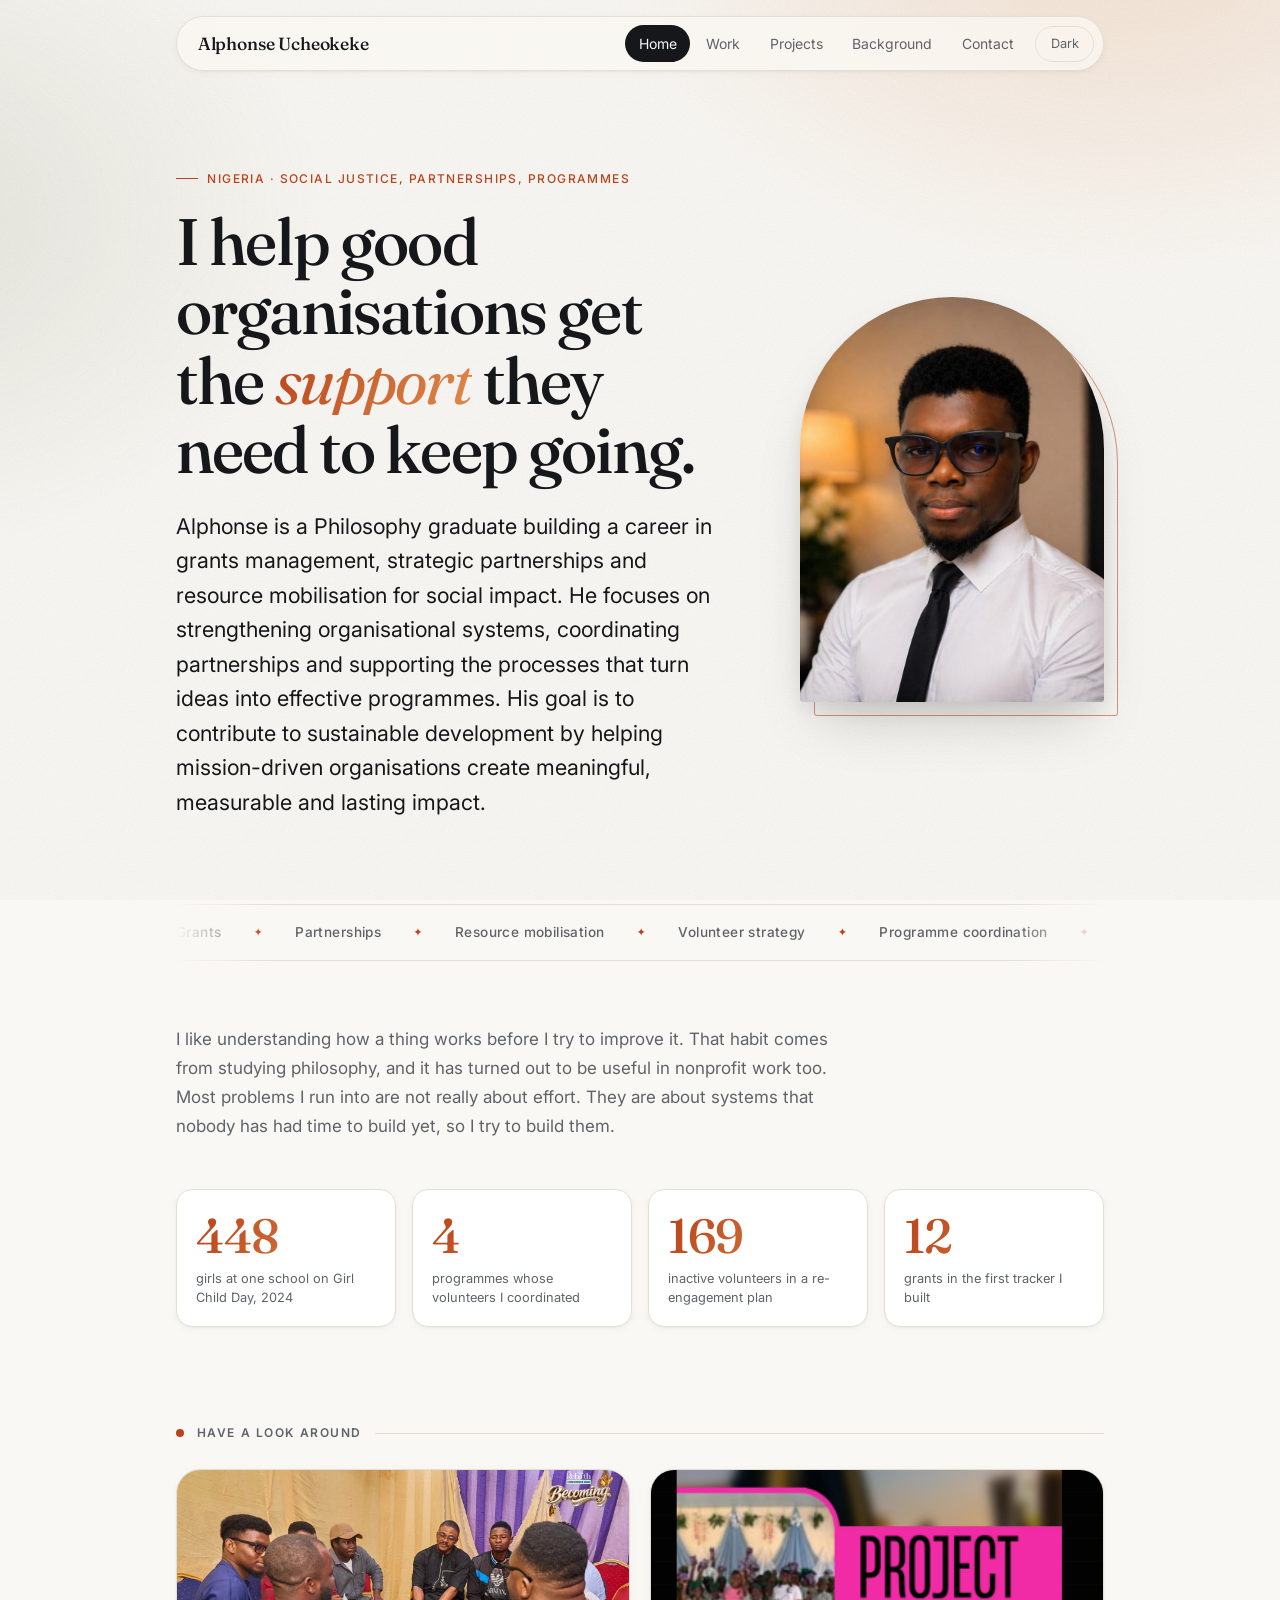
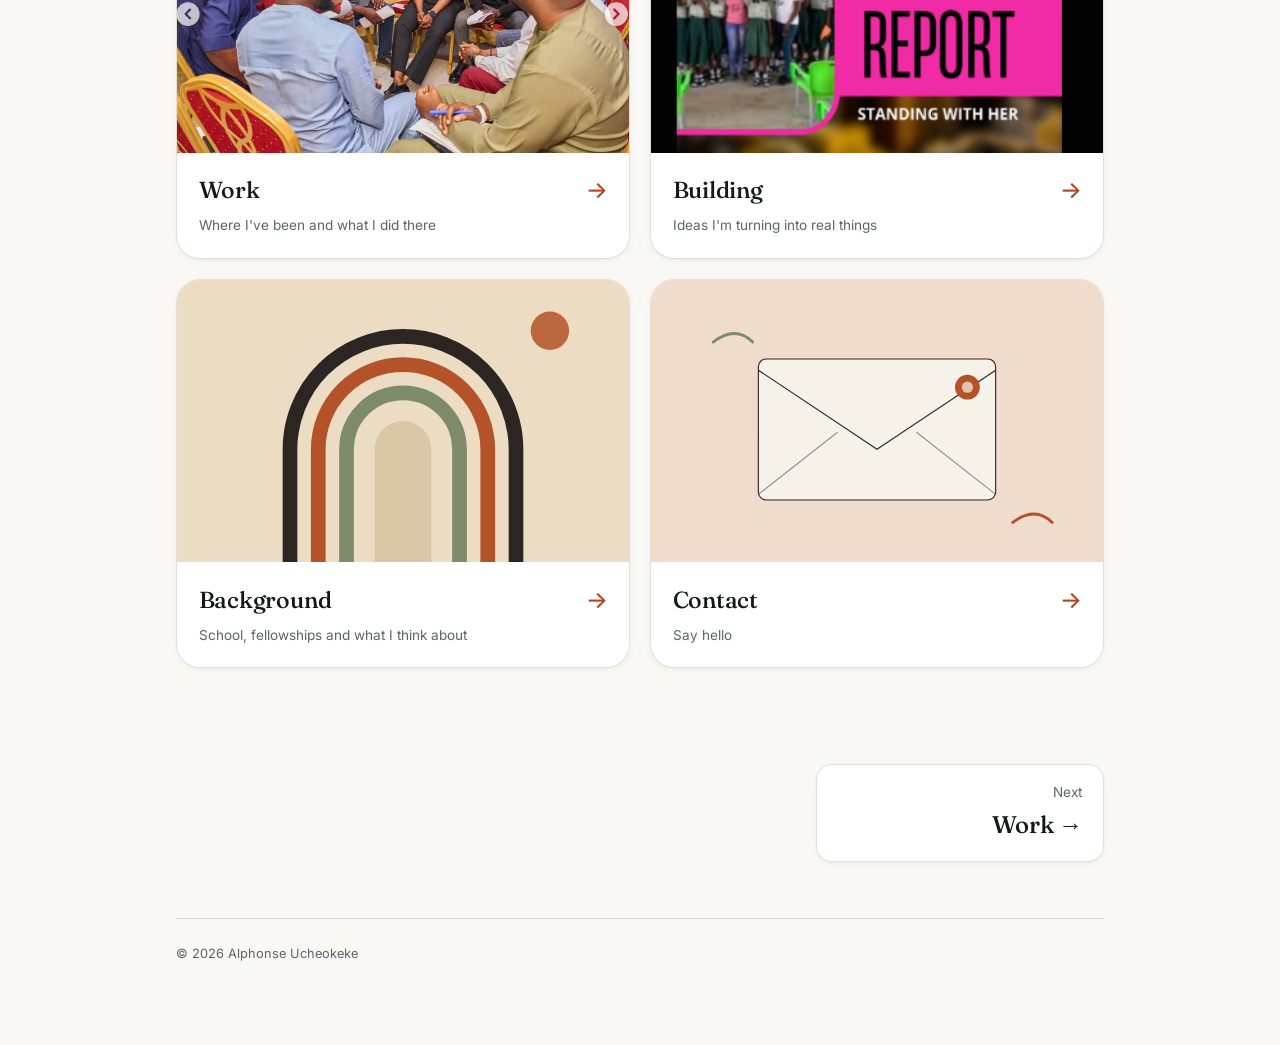
<file: index.html>
<!DOCTYPE html>
<html lang="en">
<head>
<meta charset="utf-8">
<meta name="viewport" content="width=device-width, initial-scale=1">
<title>Alphonse Ucheokeke</title>
<meta name="description" content="Alphonse Ucheokeke. Philosophy graduate working on grants, partnerships and programmes for social-impact organisations in Nigeria.">
<script>(function(){var r=document.documentElement;r.classList.add("js");try{var t=localStorage.getItem("theme");if(t)r.setAttribute("data-theme",t)}catch(e){}})();</script>
<link rel="preconnect" href="https://fonts.googleapis.com">
<link rel="preconnect" href="https://fonts.gstatic.com" crossorigin>
<link href="https://fonts.googleapis.com/css2?family=Newsreader:ital,opsz,wght@0,6..72,400;0,6..72,500;1,6..72,400&family=Inter:wght@400;500&display=swap" rel="stylesheet">
   <link rel="stylesheet" href="modern.css">
</head>
<body>
<div class="bar" id="bar"></div>
<div class="page">

  <header>
    <a class="name" href="index.html">Alphonse Ucheokeke</a>
    <nav>
      <a href="index.html" aria-current="page">Home</a>
      <a href="work.html">Work</a>
      <a href="building.html">Projects</a>
      <a href="background.html">Background</a>
      <a href="contact.html">Contact</a>
      <button class="theme" id="theme" type="button" aria-label="Switch between light and dark">Dark</button>
    </nav>
  </header>

  <main>
    <div class="hero">
      <div class="hero-text">
        <p class="eyebrow">Nigeria &middot; Social Justice, partnerships, programmes</p>
        <h1>I help good organisations get the <em><span class="swap" id="swap" data-words="support|results|partners|goals|attention">support</span></em> they need to keep going.</h1>
        <p class="lede">
          Alphonse is a Philosophy graduate building a career in grants management, strategic partnerships and resource mobilisation for social impact.
          He focuses on strengthening organisational systems, coordinating partnerships and supporting the processes that turn ideas into effective programmes.
          His goal is to contribute to sustainable development by helping mission-driven organisations create meaningful, measurable and lasting impact.
        </p>
      </div>
      <figure class="portrait reveal">
        <!-- Put Alphonse's photo at images/alphonse.jpg. Until then the illustration shows. -->
        <img src="images/alphonse.jpeg" data-fallback="images/portrait.svg"
             onerror="this.onerror=null;this.src=this.dataset.fallback"
             width="1000" height="550" alt="Portrait of Alphonse Ucheokeke">
      </figure>
    </div>
    <div class="marquee" aria-hidden="true">
      <div class="marquee-track">
        <div class="grp"><span>Grants</span><span>Partnerships</span><span>Resource mobilisation</span><span>Volunteer strategy</span><span>Programme coordination</span><span>Philosophy</span><span>Product thinking</span></div>
        <div class="grp"><span>Grants</span><span>Partnerships</span><span>Resource mobilisation</span><span>Volunteer strategy</span><span>Programme coordination</span><span>Philosophy</span><span>Product thinking</span></div>
      </div>
    </div>

    <p class="reveal">
      I like understanding how a thing works before I try to improve it. That habit comes
      from studying philosophy, and it has turned out to be useful in nonprofit work too.
      Most problems I run into are not really about effort. They are about systems that
      nobody has had time to build yet, so I try to build them.
    </p>

    <div class="stats">
      <div class="stat reveal"><b data-count="531">0</b><span>girls at one school on Girl Child Day, 2024</span></div>
      <div class="stat reveal" style="--d:.1s"><b data-count="5">0</b><span>programmes whose volunteers I coordinated</span></div>
      <div class="stat reveal" style="--d:.2s"><b data-count="200">0</b><span>inactive volunteers in a re-engagement plan</span></div>
      <div class="stat reveal" style="--d:.3s"><b data-count="14">0</b><span>grants in the first tracker I built</span></div>
    </div>

    <section>
      <h2>Have a look around</h2>
      <div class="cards">
        <a class="card reveal" href="work.html">
          <div class="pic"><img src="images/me in a group.png" alt="" width="800" height="500"></div>
          <div class="body"><div class="t">Work <i>&rarr;</i></div><div class="d">Where I've been and what I did there</div></div>
        </a>
        <a class="card reveal" style="--d:.08s" href="building.html">
          <div class="pic"><img src="images/project.png" alt="" width="800" height="500"></div>
          <div class="body"><div class="t">Building <i>&rarr;</i></div><div class="d">Ideas I'm turning into real things</div></div>
        </a>
        <a class="card reveal" style="--d:.16s" href="background.html">
          <div class="pic"><img src="images/card-background.svg" alt="" width="800" height="500"></div>
          <div class="body"><div class="t">Background <i>&rarr;</i></div><div class="d">School, fellowships and what I think about</div></div>
        </a>
        <a class="card reveal" style="--d:.24s" href="contact.html">
          <div class="pic"><img src="images/card-contact.svg" alt="" width="800" height="500"></div>
          <div class="body"><div class="t">Contact <i>&rarr;</i></div><div class="d">Say hello</div></div>
        </a>
      </div>
    </section>
  </main>

  <div class="pager">
    <a class="next" href="work.html">Next<b>Work &rarr;</b></a>
  </div>

  <footer>&copy; <span id="year">2026</span> Alphonse Ucheokeke</footer>

</div>
<script src="main.js"></script>
<script src="buttons.js"></script>
</body>
</html>
</file>
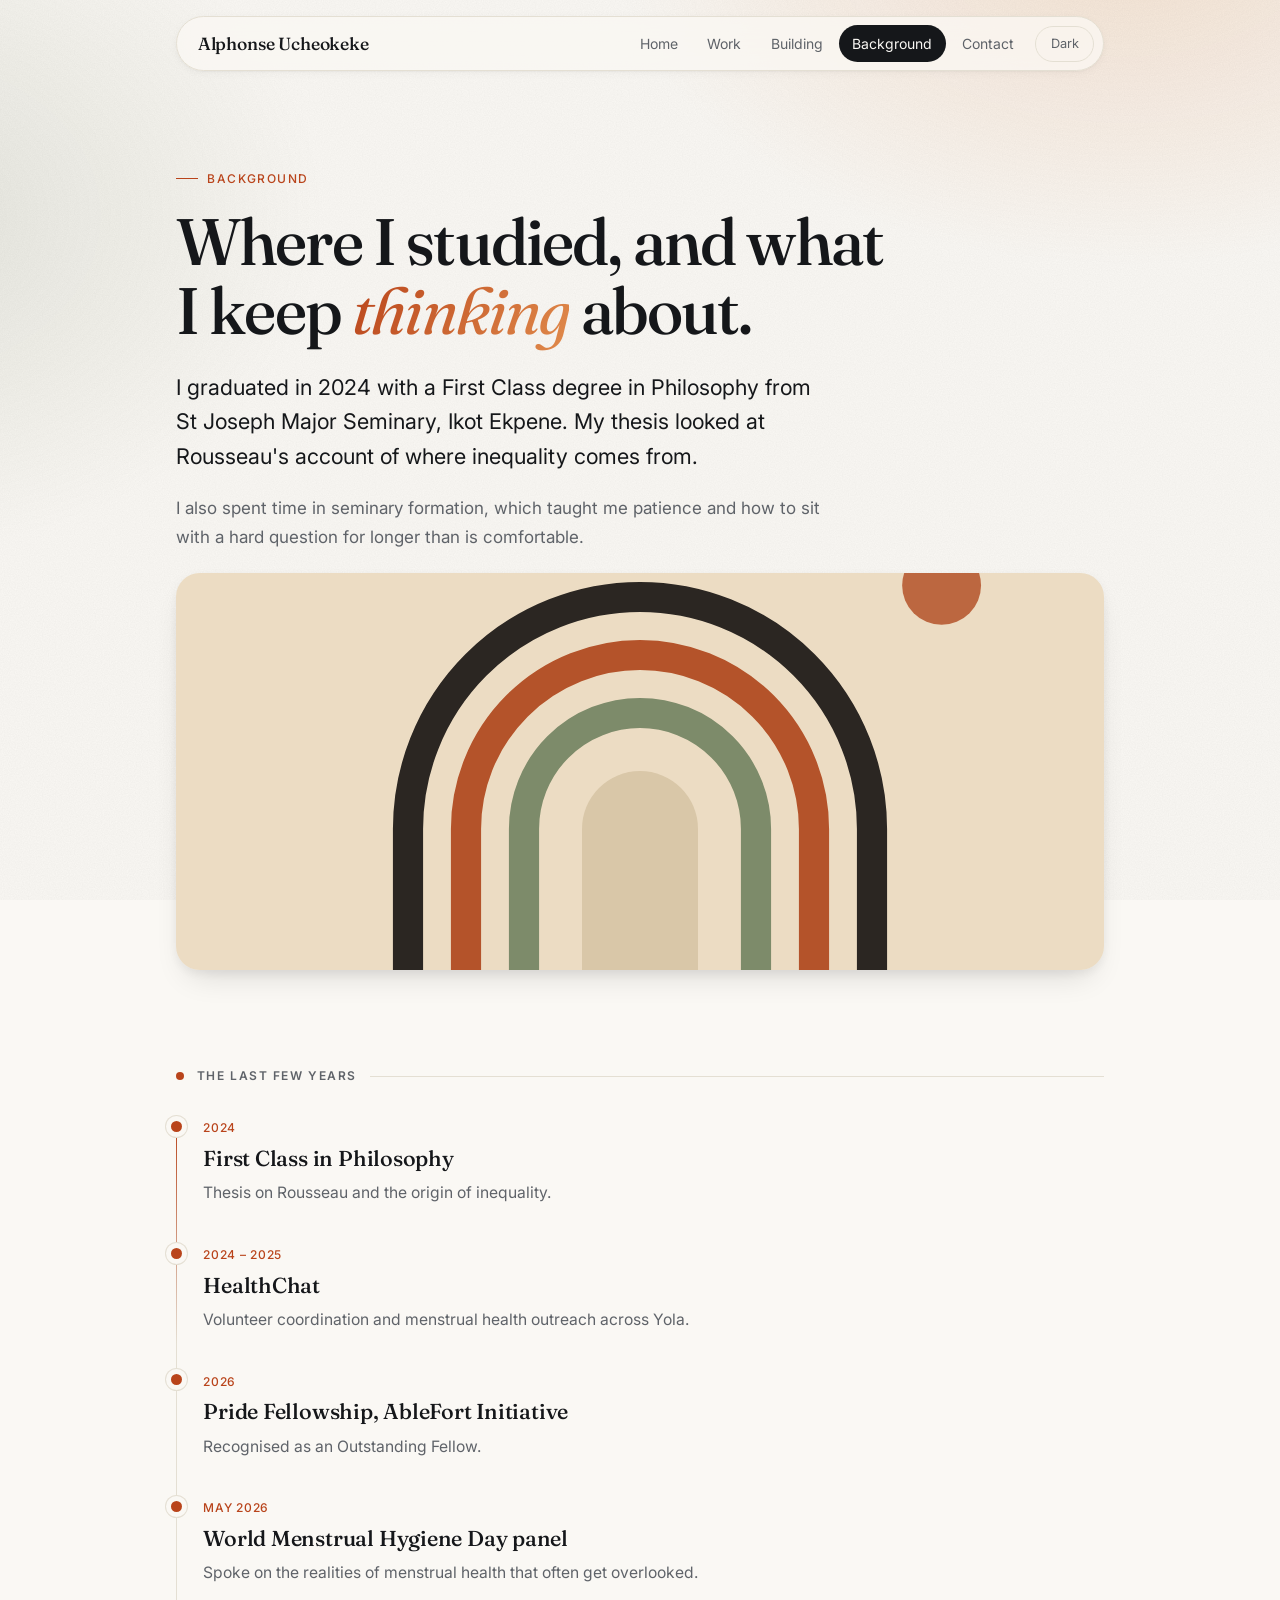
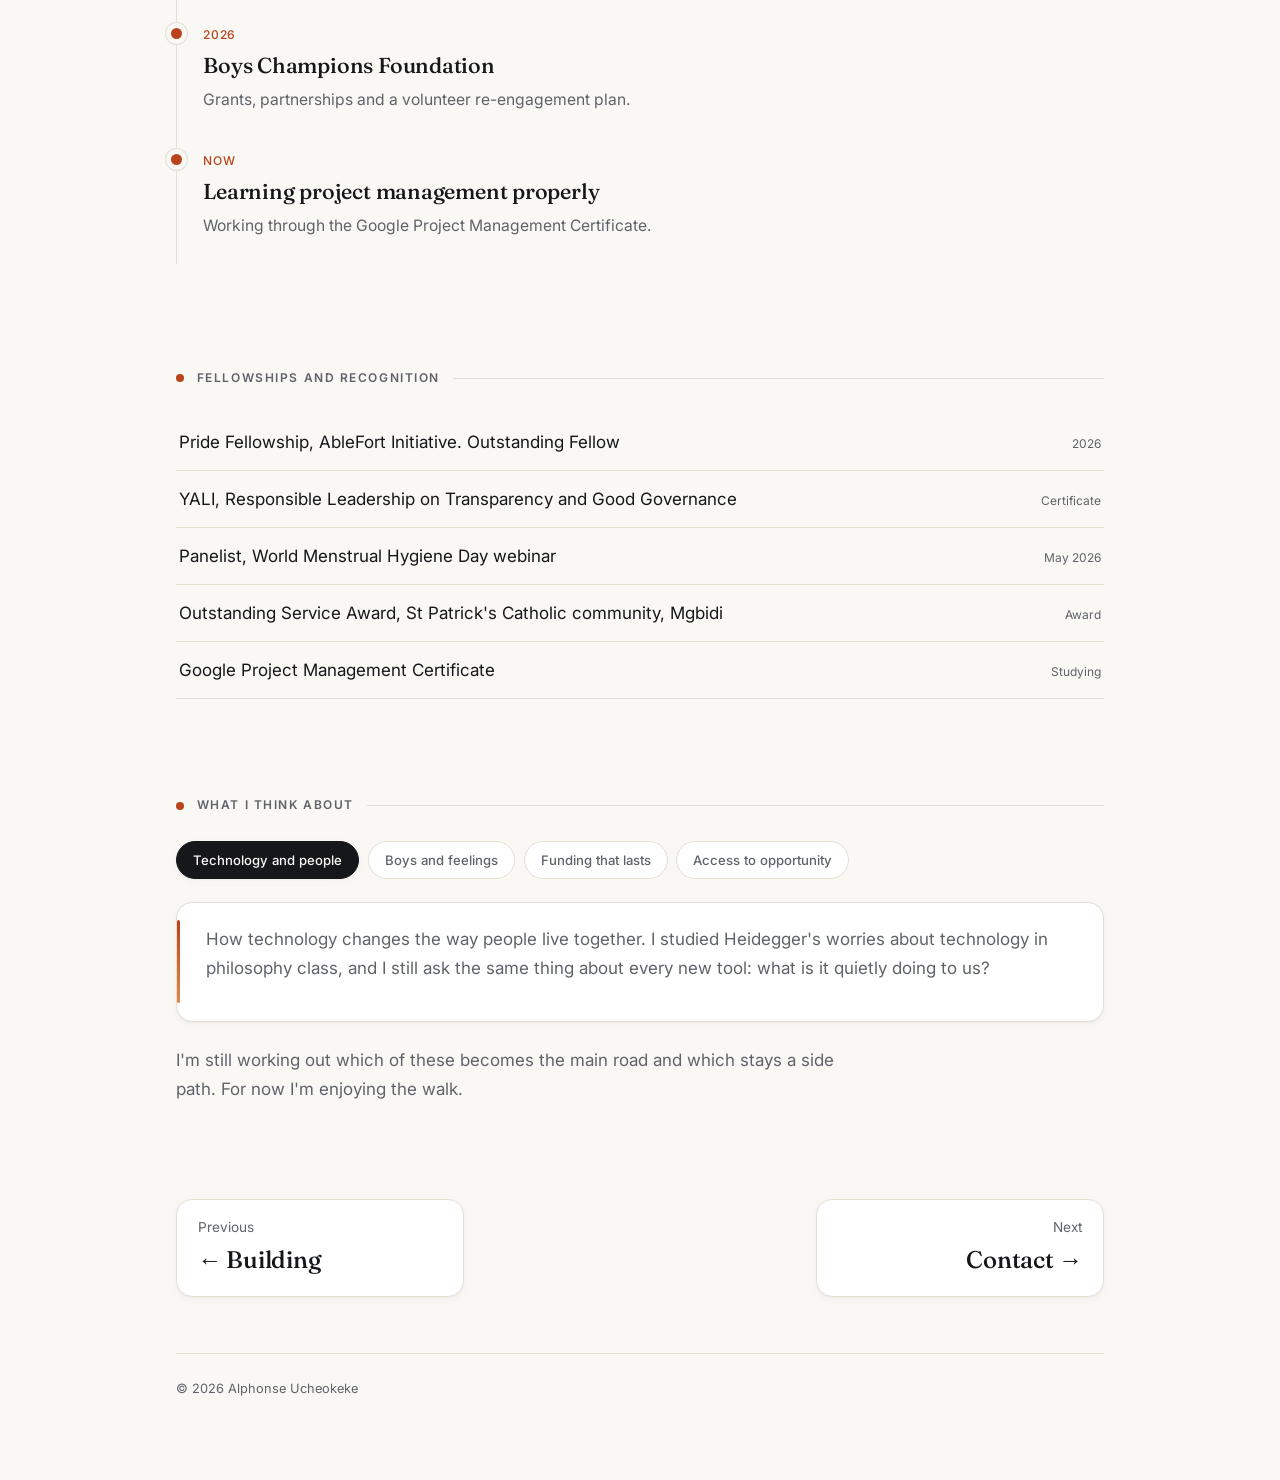
<file: background.html>
<!DOCTYPE html>
<html lang="en">
<head>
<meta charset="utf-8">
<meta name="viewport" content="width=device-width, initial-scale=1">
<title>Background · Alphonse Ucheokeke</title>
<meta name="description" content="Alphonse's education, fellowships and the questions he keeps coming back to.">
<script>(function(){var r=document.documentElement;r.classList.add("js");try{var t=localStorage.getItem("theme");if(t)r.setAttribute("data-theme",t)}catch(e){}})();</script>
<link rel="preconnect" href="https://fonts.googleapis.com">
<link rel="preconnect" href="https://fonts.gstatic.com" crossorigin>
<link href="https://fonts.googleapis.com/css2?family=Newsreader:ital,opsz,wght@0,6..72,400;0,6..72,500;1,6..72,400&family=Inter:wght@400;500&display=swap" rel="stylesheet">
   <link rel="stylesheet" href="modern.css">
</head>
<body>
<div class="bar" id="bar"></div>
<div class="page">

  <header>
    <a class="name" href="index.html">Alphonse Ucheokeke</a>
    <nav>
      <a href="index.html">Home</a>
      <a href="work.html">Work</a>
      <a href="building.html">Building</a>
      <a href="background.html" aria-current="page">Background</a>
      <a href="contact.html">Contact</a>
      <button class="theme" id="theme" type="button" aria-label="Switch between light and dark">Dark</button>
    </nav>
  </header>

  <main>
    <p class="eyebrow">Background</p>
    <h1>Where I studied, and what I keep <em>thinking</em> about.</h1>
    <p class="lede">
      I graduated in 2024 with a First Class degree in Philosophy from St Joseph Major
      Seminary, Ikot Ekpene. My thesis looked at Rousseau's account of where inequality
      comes from.
    </p>
    <p>
      I also spent time in seminary formation, which taught me patience and how to sit
      with a hard question for longer than is comfortable.
    </p>

    <figure class="banner reveal"><img src="images/card-background.svg" alt="" width="800" height="500"></figure>

    <section>
      <h2>The last few years</h2>
      <ol class="timeline">
        <li class="reveal"><span class="y">2024</span><span class="h">First Class in Philosophy</span><p>Thesis on Rousseau and the origin of inequality.</p></li>
        <li class="reveal"><span class="y">2024 &ndash; 2025</span><span class="h">HealthChat</span><p>Volunteer coordination and menstrual health outreach across Yola.</p></li>
        <li class="reveal"><span class="y">2026</span><span class="h">Pride Fellowship, AbleFort Initiative</span><p>Recognised as an Outstanding Fellow.</p></li>
        <li class="reveal"><span class="y">May 2026</span><span class="h">World Menstrual Hygiene Day panel</span><p>Spoke on the realities of menstrual health that often get overlooked.</p></li>
        <li class="reveal"><span class="y">2026</span><span class="h">Boys Champions Foundation</span><p>Grants, partnerships and a volunteer re-engagement plan.</p></li>
        <li class="reveal"><span class="y">Now</span><span class="h">Learning project management properly</span><p>Working through the Google Project Management Certificate.</p></li>
      </ol>
    </section>

    <section>
      <h2>Fellowships and recognition</h2>
      <ul class="small-list reveal">
        <li><span>Pride Fellowship, AbleFort Initiative. Outstanding Fellow</span><span>2026</span></li>
        <li><span>YALI, Responsible Leadership on Transparency and Good Governance</span><span>Certificate</span></li>
        <li><span>Panelist, World Menstrual Hygiene Day webinar</span><span>May 2026</span></li>
        <li><span>Outstanding Service Award, St Patrick's Catholic community, Mgbidi</span><span>Award</span></li>
        <li><span>Google Project Management Certificate</span><span>Studying</span></li>
      </ul>
    </section>

    <section>
      <h2>What I think about</h2>
      <div class="chips" role="tablist" aria-label="Topics">
        <button class="chip" type="button" role="tab" data-topic="tech" aria-selected="true">Technology and people</button>
        <button class="chip" type="button" role="tab" data-topic="boys" aria-selected="false">Boys and feelings</button>
        <button class="chip" type="button" role="tab" data-topic="funding" aria-selected="false">Funding that lasts</button>
        <button class="chip" type="button" role="tab" data-topic="access" aria-selected="false">Access to opportunity</button>
      </div>
      <div class="topic-panel" id="topic-panel" aria-live="polite">
        <p>How technology changes the way people live together. I studied Heidegger's worries about technology in philosophy class, and I still ask the same thing about every new tool: what is it quietly doing to us?</p>
      </div>
      <p class="reveal" style="margin-top:1.5rem">
        I'm still working out which of these becomes the main road and which stays a
        side path. For now I'm enjoying the walk.
      </p>
    </section>
  </main>

  <div class="pager">
    <a href="building.html">Previous<b>&larr; Building</b></a>
    <a class="next" href="contact.html">Next<b>Contact &rarr;</b></a>
  </div>

  <footer>&copy; <span id="year">2026</span> Alphonse Ucheokeke</footer>

</div>
<script src="main.js"></script>
<script src="buttons.js"></script>
</body>
</html>
</file>
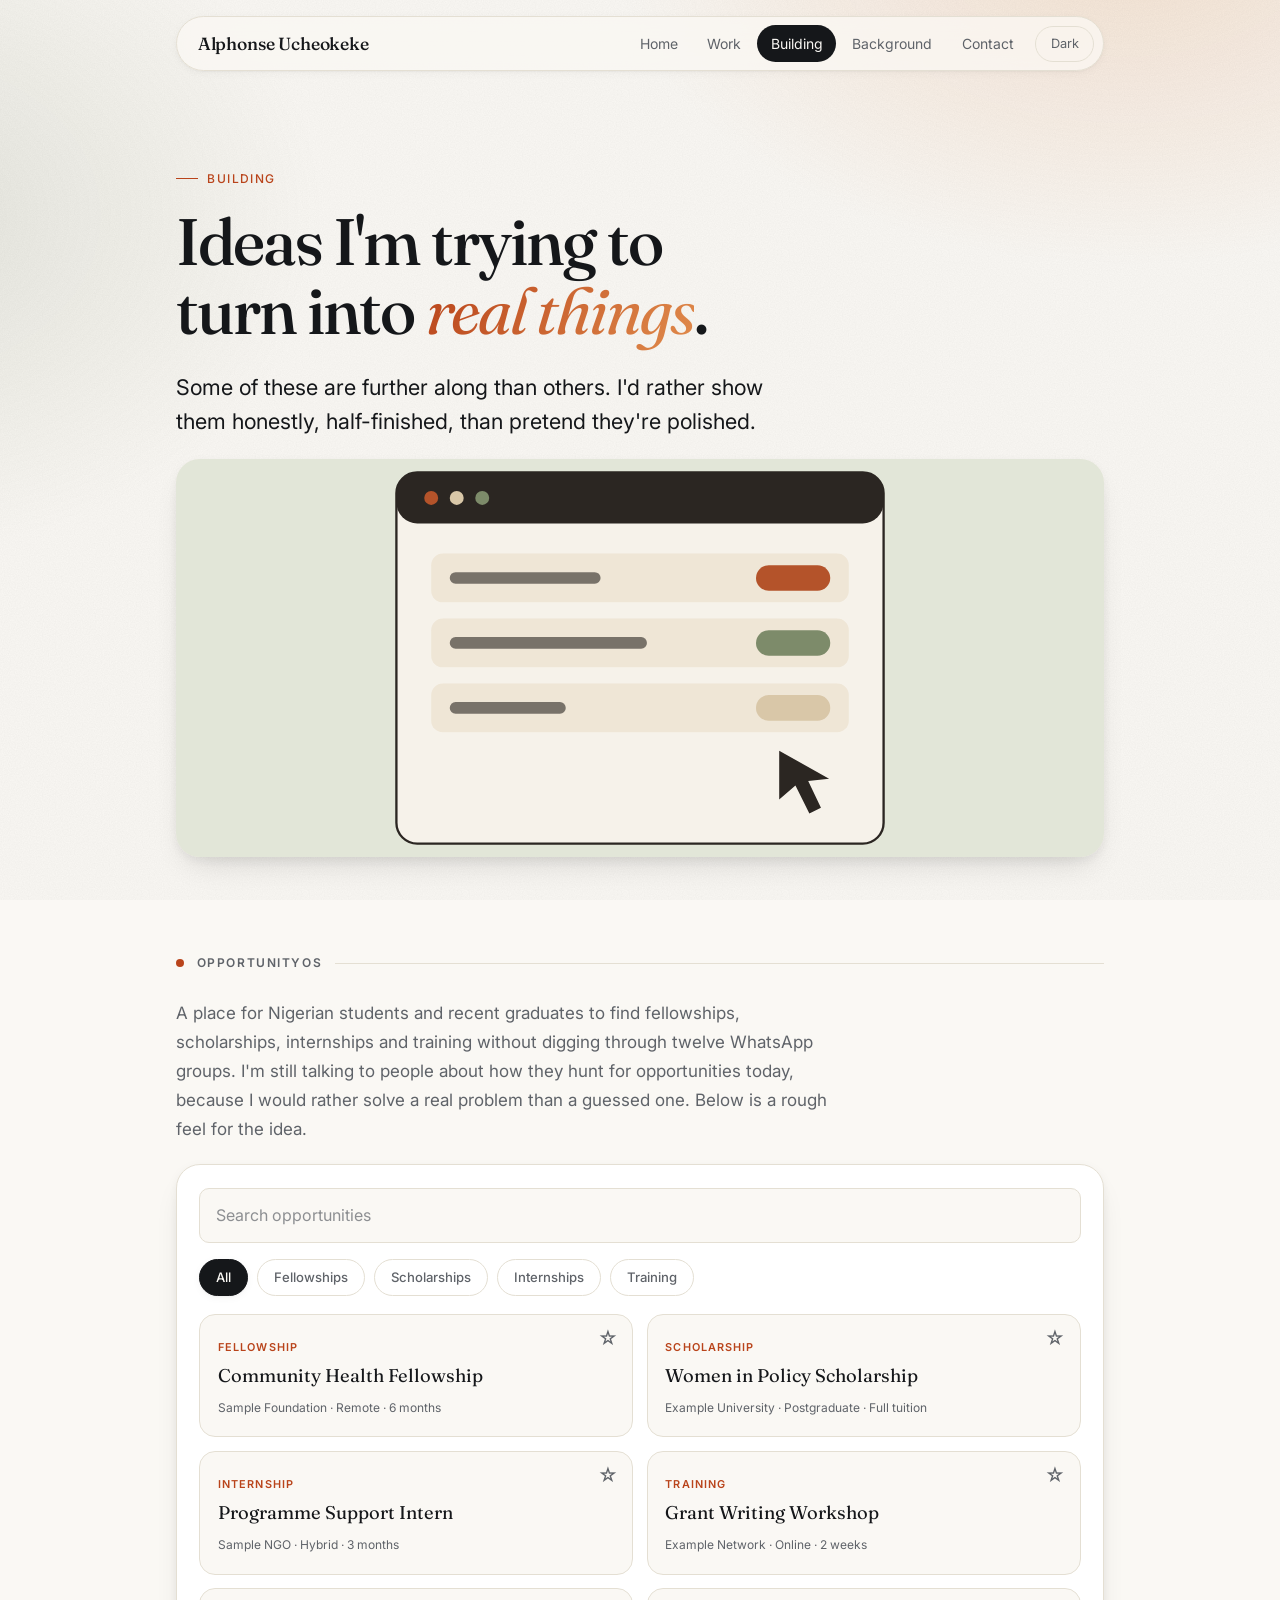
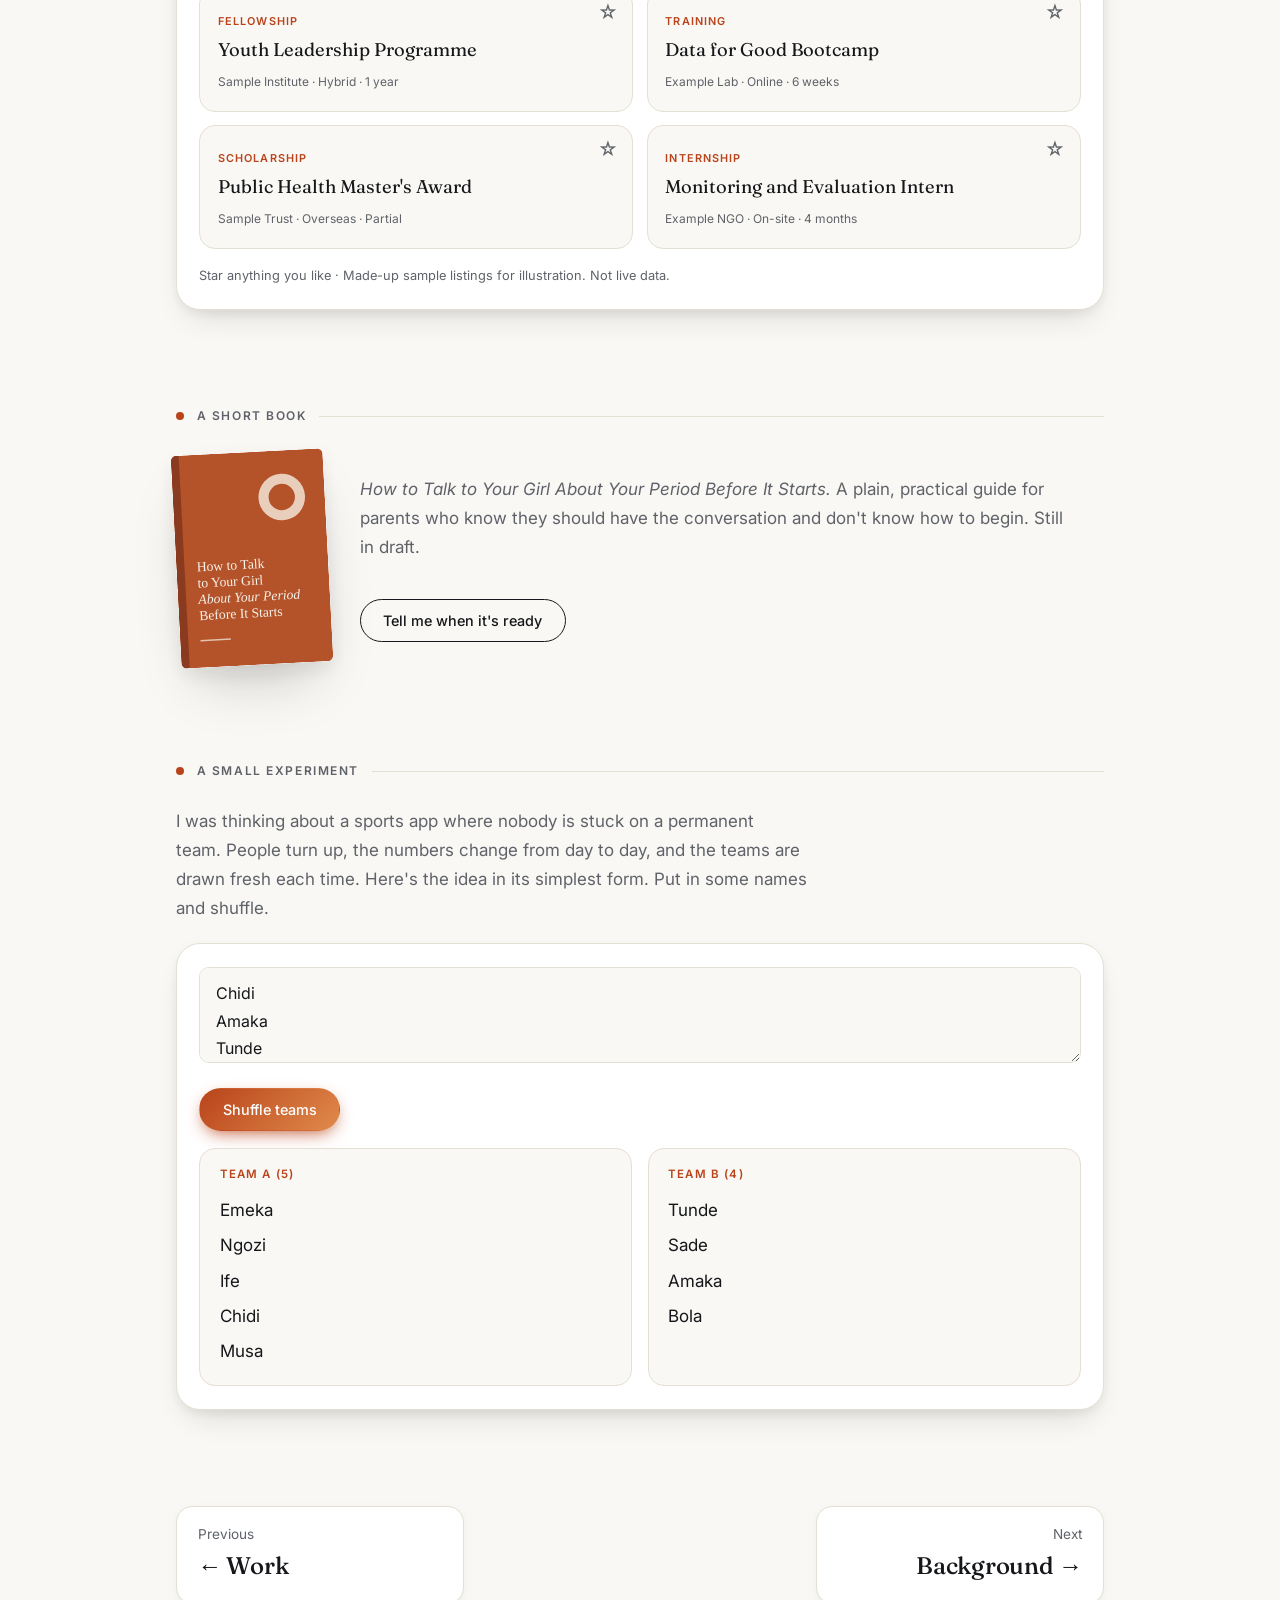
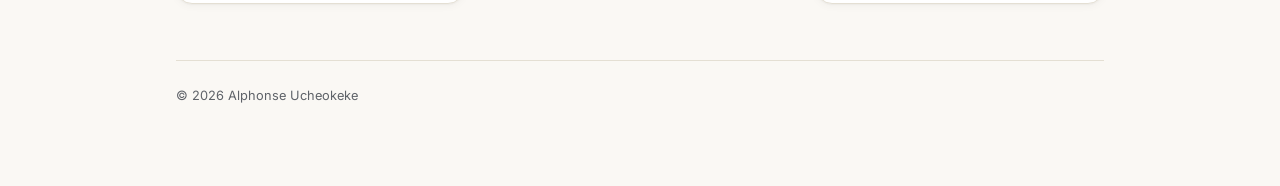
<file: building.html>
<!DOCTYPE html>
<html lang="en">
<head>
<meta charset="utf-8">
<meta name="viewport" content="width=device-width, initial-scale=1">
<title>Building · Alphonse Ucheokeke</title>
<meta name="description" content="Things Alphonse is working on: OpportunityOS, a short guide for parents and a team shuffler.">
<script>(function(){var r=document.documentElement;r.classList.add("js");try{var t=localStorage.getItem("theme");if(t)r.setAttribute("data-theme",t)}catch(e){}})();</script>
<link rel="preconnect" href="https://fonts.googleapis.com">
<link rel="preconnect" href="https://fonts.gstatic.com" crossorigin>
<link href="https://fonts.googleapis.com/css2?family=Newsreader:ital,opsz,wght@0,6..72,400;0,6..72,500;1,6..72,400&family=Inter:wght@400;500&display=swap" rel="stylesheet">
   <link rel="stylesheet" href="modern.css">
</head>
<body>
<div class="bar" id="bar"></div>
<div class="page">

  <header>
    <a class="name" href="index.html">Alphonse Ucheokeke</a>
    <nav>
      <a href="index.html">Home</a>
      <a href="work.html">Work</a>
      <a href="building.html" aria-current="page">Building</a>
      <a href="background.html">Background</a>
      <a href="contact.html">Contact</a>
      <button class="theme" id="theme" type="button" aria-label="Switch between light and dark">Dark</button>
    </nav>
  </header>

  <main>
    <p class="eyebrow">Building</p>
    <h1>Ideas I'm trying to turn into <em>real things</em>.</h1>
    <p class="lede">
      Some of these are further along than others. I'd rather show them honestly,
      half-finished, than pretend they're polished.
    </p>

    <figure class="banner reveal"><img src="images/card-building.svg" alt="" width="800" height="500"></figure>

    <section>
      <h2>OpportunityOS</h2>
      <p class="reveal">
        A place for Nigerian students and recent graduates to find fellowships, scholarships,
        internships and training without digging through twelve WhatsApp groups. I'm still
        talking to people about how they hunt for opportunities today, because I would rather
        solve a real problem than a guessed one. Below is a rough feel for the idea.
      </p>
      <div class="tool reveal">
        <input type="search" id="opp-search" placeholder="Search opportunities" aria-label="Search opportunities">
        <div class="chips" style="margin:1rem 0 0" role="group" aria-label="Type">
          <button class="chip" type="button" data-kind="All" aria-pressed="true">All</button>
          <button class="chip" type="button" data-kind="Fellowship" aria-pressed="false">Fellowships</button>
          <button class="chip" type="button" data-kind="Scholarship" aria-pressed="false">Scholarships</button>
          <button class="chip" type="button" data-kind="Internship" aria-pressed="false">Internships</button>
          <button class="chip" type="button" data-kind="Training" aria-pressed="false">Training</button>
        </div>
        <div class="opps" id="opps" aria-live="polite"></div>
        <p class="note" style="margin:1rem 0 0"><span id="opp-count"></span> &middot; Made-up sample listings for illustration. Not live data.</p>
      </div>
    </section>

    <section>
      <h2>A short book</h2>
      <div class="book reveal">
        <img src="images/book.svg" alt="Cover of the book How to Talk to Your Girl About Your Period Before It Starts" width="300" height="420">
        <div>
          <p>
            <em>How to Talk to Your Girl About Your Period Before It Starts.</em> A plain,
            practical guide for parents who know they should have the conversation and
            don't know how to begin. Still in draft.
          </p>
          <a class="btn js-mailto" data-subject="Tell me when the book is ready" href="mailto:hello@example.com?subject=Tell%20me%20when%20the%20book%20is%20ready">Tell me when it's ready</a>
        </div>
      </div>
    </section>

    <section>
      <h2>A small experiment</h2>
      <p class="reveal">
        I was thinking about a sports app where nobody is stuck on a permanent team. People
        turn up, the numbers change from day to day, and the teams are drawn fresh each time.
        Here's the idea in its simplest form. Put in some names and shuffle.
      </p>
      <div class="tool reveal">
        <textarea id="names" aria-label="Player names, one per line">Chidi
Amaka
Tunde
Ife
Musa
Ngozi
Emeka
Bola
Sade</textarea>
        <button class="btn primary" id="shuffle" type="button">Shuffle teams</button>
        <div class="teams" id="teams" aria-live="polite"></div>
      </div>
    </section>
  </main>

  <div class="pager">
    <a href="work.html">Previous<b>&larr; Work</b></a>
    <a class="next" href="background.html">Next<b>Background &rarr;</b></a>
  </div>

  <footer>&copy; <span id="year">2026</span> Alphonse Ucheokeke</footer>

</div>
<script src="main.js"></script>
<script src="buttons.js"></script>
</body>
</html>
</file>
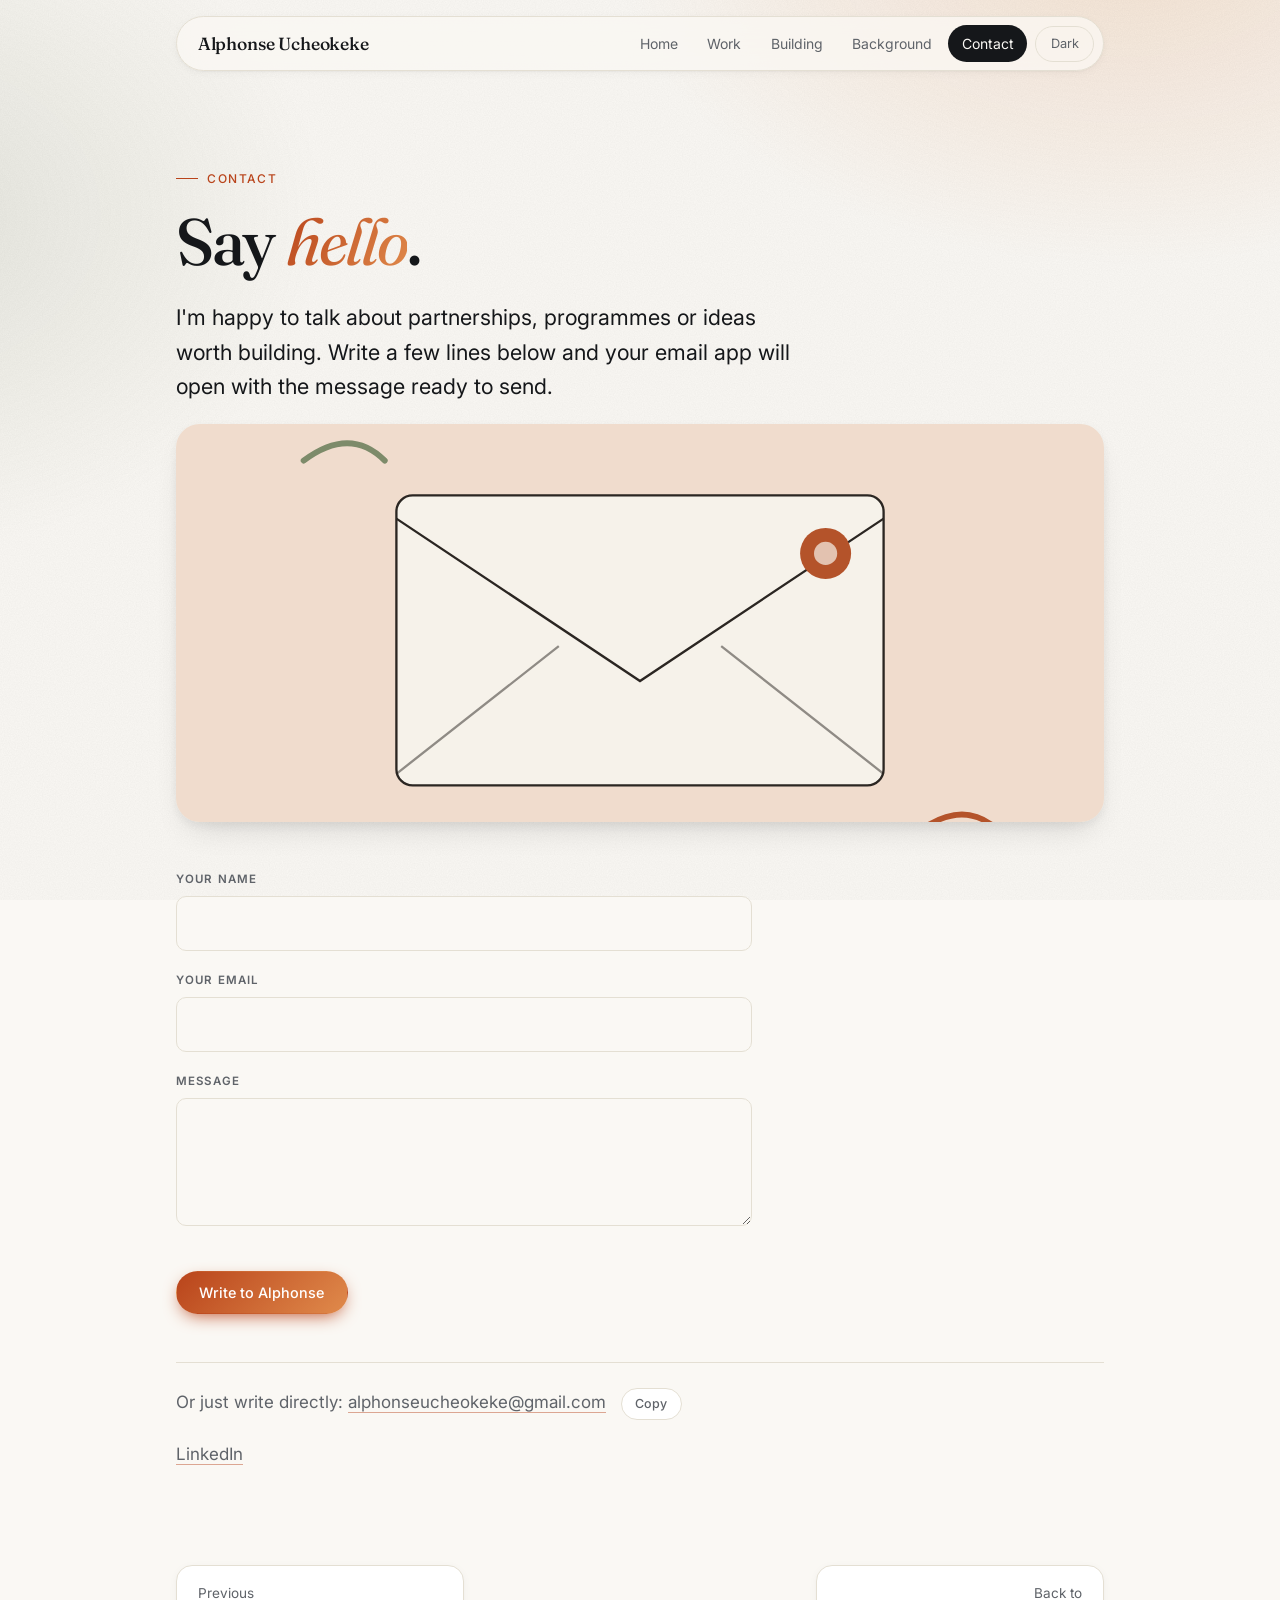
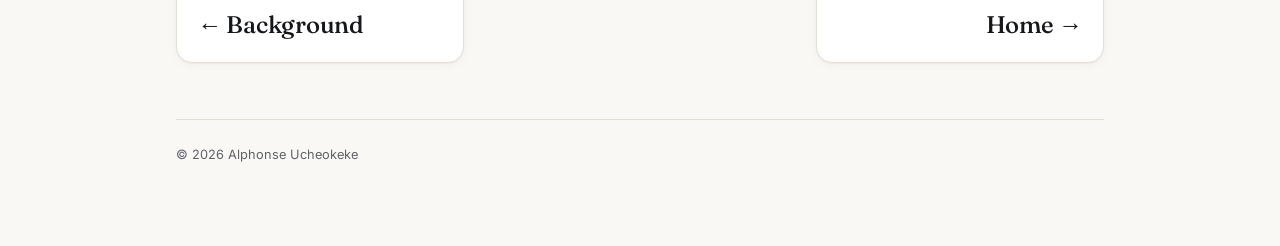
<file: contact.html>
<!DOCTYPE html>
<html lang="en">
<head>
<meta charset="utf-8">
<meta name="viewport" content="width=device-width, initial-scale=1">
<title>Contact · Alphonse Ucheokeke</title>
<meta name="description" content="Get in touch with Alphonse Ucheokeke.">
<script>(function(){var r=document.documentElement;r.classList.add("js");try{var t=localStorage.getItem("theme");if(t)r.setAttribute("data-theme",t)}catch(e){}})();</script>
<link rel="preconnect" href="https://fonts.googleapis.com">
<link rel="preconnect" href="https://fonts.gstatic.com" crossorigin>
<link href="https://fonts.googleapis.com/css2?family=Newsreader:ital,opsz,wght@0,6..72,400;0,6..72,500;1,6..72,400&family=Inter:wght@400;500&display=swap" rel="stylesheet">
   <link rel="stylesheet" href="modern.css">
</head>
<body>
<div class="bar" id="bar"></div>
<div class="page">

  <header>
    <a class="name" href="index.html">Alphonse Ucheokeke</a>
    <nav>
      <a href="index.html">Home</a>
      <a href="work.html">Work</a>
      <a href="building.html">Building</a>
      <a href="background.html">Background</a>
      <a href="contact.html" aria-current="page">Contact</a>
      <button class="theme" id="theme" type="button" aria-label="Switch between light and dark">Dark</button>
    </nav>
  </header>

  <main>
    <p class="eyebrow">Contact</p>
    <h1>Say <em>hello</em>.</h1>
    <p class="lede">
      I'm happy to talk about partnerships, programmes or ideas worth building.
      Write a few lines below and your email app will open with the message ready to send.
    </p>

    <figure class="banner reveal"><img src="images/card-contact.svg" alt="" width="800" height="500"></figure>

    <form id="mailform" class="reveal">
      <div class="field">
        <label for="f-name">Your name</label>
        <input id="f-name" name="name" type="text" autocomplete="name" required>
      </div>
      <div class="field">
        <label for="f-email">Your email</label>
        <input id="f-email" name="email" type="email" autocomplete="email">
      </div>
      <div class="field">
        <label for="f-msg">Message</label>
        <textarea id="f-msg" name="message" required></textarea>
      </div>
      <button class="btn primary" type="submit">Write to Alphonse</button>
    </form>

    <div class="direct reveal">
      <p>
        Or just write directly:
        <a class="js-email" href="mailto:hello@example.com">hello@example.com</a>
        <button class="copy" id="copy" type="button">Copy</button>
      </p>
      <p><a class="js-linkedin" href="https://www.linkedin.com/in/your-handle">LinkedIn</a></p>
    </div>
  </main>

  <div class="pager">
    <a href="background.html">Previous<b>&larr; Background</b></a>
    <a class="next" href="index.html">Back to<b>Home &rarr;</b></a>
  </div>

  <footer>&copy; <span id="year">2026</span> Alphonse Ucheokeke</footer>

</div>
<script src="main.js"></script>
<script src="buttons.js"></script>
</body>
</html>
</file>
<file: modern.css>
/* =====================================================================
   modern.css  ·  Alphonse Ucheokeke
   A complete stylesheet for the whole site. It replaces style.css.
   Uses the same class names as the pages, main.js and buttons.js,
   so nothing else needs to change.

   Use it by swapping this line in every page's <head>:
     <link rel="stylesheet" href="style.css">
   for:
     <link rel="stylesheet" href="modern.css">

   Quick customising: change the values in the "tokens" block below.
   ===================================================================== */

@import url("https://fonts.googleapis.com/css2?family=Fraunces:ital,opsz,wght@0,9..144,400;0,9..144,500;0,9..144,600;1,9..144,400;1,9..144,500&family=Inter:wght@400;500;600&display=swap");

/* ---------------------------------------------------------------------
   1. TOKENS: colours, type, spacing, shadows
--------------------------------------------------------------------- */
:root {
  --serif: "Fraunces", "Newsreader", Georgia, "Times New Roman", serif;
  --sans: "Inter", system-ui, -apple-system, "Segoe UI", Roboto, sans-serif;

  --bg: #faf8f4;
  --wash: #f1ede4;
  --card: #ffffff;
  --ink: #15171a;
  --soft: #5f6369;
  --line: #e4dfd3;
  --accent: #b9441b;
  --accent-2: #e08a4b;
  --on-accent: #ffffff;
  --glass: rgba(250, 248, 244, .78);
  --ring: rgba(185, 68, 27, .18);
  --glow-1: rgba(224, 138, 75, .20);
  --glow-2: rgba(125, 139, 106, .16);

  --shadow-sm: 0 1px 2px rgba(20, 20, 20, .04), 0 2px 8px rgba(20, 20, 20, .04);
  --shadow-md: 0 4px 12px rgba(20, 20, 20, .06), 0 16px 32px -12px rgba(20, 20, 20, .14);
  --shadow-lg: 0 8px 20px rgba(20, 20, 20, .08), 0 30px 60px -20px rgba(20, 20, 20, .22);

  --r-sm: 10px;
  --r-md: 16px;
  --r-lg: 24px;
  --ease: cubic-bezier(.2, .7, .2, 1);
}

@media (prefers-color-scheme: dark) {
  :root:not([data-theme="light"]) {
    --bg: #0e0f10;
    --wash: #17181a;
    --card: #151618;
    --ink: #f2eee5;
    --soft: #a29f98;
    --line: #2a2b2d;
    --accent: #f0905f;
    --accent-2: #f7b97f;
    --on-accent: #1d0f07;
    --glass: rgba(14, 15, 16, .72);
    --ring: rgba(240, 144, 95, .25);
    --glow-1: rgba(240, 144, 95, .13);
    --glow-2: rgba(125, 139, 106, .11);
    --shadow-sm: 0 1px 2px rgba(0, 0, 0, .4);
    --shadow-md: 0 8px 24px -8px rgba(0, 0, 0, .6);
    --shadow-lg: 0 20px 50px -16px rgba(0, 0, 0, .75);
  }
  :root:not([data-theme="light"]) img { filter: brightness(.92); }
}
:root[data-theme="dark"] {
  --bg: #0e0f10;
  --wash: #17181a;
  --card: #151618;
  --ink: #f2eee5;
  --soft: #a29f98;
  --line: #2a2b2d;
  --accent: #f0905f;
  --accent-2: #f7b97f;
  --on-accent: #1d0f07;
  --glass: rgba(14, 15, 16, .72);
  --ring: rgba(240, 144, 95, .25);
  --glow-1: rgba(240, 144, 95, .13);
  --glow-2: rgba(125, 139, 106, .11);
  --shadow-sm: 0 1px 2px rgba(0, 0, 0, .4);
  --shadow-md: 0 8px 24px -8px rgba(0, 0, 0, .6);
  --shadow-lg: 0 20px 50px -16px rgba(0, 0, 0, .75);
}
:root[data-theme="dark"] img { filter: brightness(.92); }

/* ---------------------------------------------------------------------
   2. BASE
--------------------------------------------------------------------- */
* { box-sizing: border-box; }
[hidden] { display: none !important; }

html {
  -webkit-text-size-adjust: 100%;
  scroll-behavior: smooth;
  scroll-padding-top: 6rem;
  scrollbar-color: var(--line) transparent;
}

body {
  margin: 0;
  background: var(--bg);
  color: var(--ink);
  font-family: var(--sans);
  font-size: 1.0625rem;
  line-height: 1.7;
  -webkit-font-smoothing: antialiased;
  text-rendering: optimizeLegibility;
  animation: fadein .5s ease;
  transition: background .3s, color .3s;
}
body.leaving { opacity: 0; transition: opacity .22s ease; }

/* soft colour glow behind the page */
body::before {
  content: "";
  position: fixed; inset: 0; z-index: -1; pointer-events: none;
  background:
    radial-gradient(52rem 34rem at 88% -8%, var(--glow-1), transparent 62%),
    radial-gradient(46rem 36rem at -8% 24%, var(--glow-2), transparent 58%);
}
/* fine paper grain */
body::after {
  content: "";
  position: fixed; inset: 0; z-index: -1; pointer-events: none; opacity: .045;
  background-image: url("data:image/svg+xml;utf8,<svg xmlns='http://www.w3.org/2000/svg' width='160' height='160'><filter id='n'><feTurbulence type='fractalNoise' baseFrequency='.85' numOctaves='2' stitchTiles='stitch'/><feColorMatrix values='0 0 0 0 0  0 0 0 0 0  0 0 0 0 0  0 0 0 .9 0'/></filter><rect width='100%' height='100%' filter='url(%23n)'/></svg>");
}

::selection { background: var(--accent); color: var(--on-accent); }

img { display: block; max-width: 100%; height: auto; }

a {
  color: inherit;
  text-decoration: underline;
  text-decoration-color: color-mix(in srgb, var(--accent) 45%, transparent);
  text-underline-offset: .22em;
  text-decoration-thickness: 1px;
  transition: color .2s, text-decoration-color .2s;
}
a:hover { color: var(--accent); text-decoration-color: var(--accent); }

button { font: inherit; color: inherit; cursor: pointer; }
:focus-visible { outline: 2px solid var(--accent); outline-offset: 3px; border-radius: 6px; }

.page {
  max-width: 62rem;
  margin: 0 auto;
  padding: 1rem clamp(1rem, 4vw, 2rem) 5rem;
}

@keyframes fadein { from { opacity: 0; } to { opacity: 1; } }
@keyframes pop { from { opacity: 0; transform: translateY(8px) scale(.96); } to { opacity: 1; transform: none; } }

/* ---------------------------------------------------------------------
   3. READING-PROGRESS BAR
--------------------------------------------------------------------- */
.bar {
  position: fixed; top: 0; left: 0; width: 100%; height: 3px; z-index: 60;
  background: linear-gradient(90deg, var(--accent), var(--accent-2));
  transform-origin: left; transform: scaleX(0);
}

/* ---------------------------------------------------------------------
   4. HEADER: floating glass bar
--------------------------------------------------------------------- */
header {
  position: sticky; top: .9rem; z-index: 50;
  display: flex; justify-content: space-between; align-items: center;
  gap: .5rem 1.25rem; flex-wrap: wrap;
  margin-bottom: clamp(3rem, 8vw, 5.5rem);
  padding: .5rem .55rem .5rem 1.3rem;
  background: var(--glass);
  -webkit-backdrop-filter: saturate(1.5) blur(16px);
  backdrop-filter: saturate(1.5) blur(16px);
  border: 1px solid var(--line);
  border-radius: 999px;
  box-shadow: var(--shadow-sm);
  font-family: var(--sans); font-size: .875rem; color: var(--soft);
}
header a { text-decoration: none; }
header .name { font-family: var(--serif); font-size: 1.1rem; font-weight: 500; color: var(--ink); letter-spacing: -.01em; }
header nav { display: flex; align-items: center; gap: .15rem; flex-wrap: wrap; }
header nav a {
  padding: .42rem .85rem; border-radius: 999px; margin: 0;
  transition: background .2s, color .2s;
}
header nav a:hover { background: var(--wash); color: var(--ink); }
header nav a[aria-current="page"] { background: var(--ink); color: var(--bg); }
.theme {
  margin-left: .35rem;
  background: none; border: 1px solid var(--line); border-radius: 999px;
  padding: .38rem .9rem; font-family: var(--sans); font-size: .8rem; color: var(--soft);
  transition: border-color .2s, color .2s, background .2s;
}
.theme:hover { border-color: var(--accent); color: var(--ink); background: var(--wash); }

/* ---------------------------------------------------------------------
   5. TYPOGRAPHY
--------------------------------------------------------------------- */
h1, h2, h3, h4 { text-wrap: balance; }
p { margin: 0 0 1.3rem; text-wrap: pretty; }

h1 {
  font-family: var(--serif);
  font-weight: 500;
  font-size: clamp(2.35rem, 5.6vw, 4.1rem);
  line-height: 1.06;
  letter-spacing: -.028em;
  max-width: 21ch;
  margin: 0 0 1.5rem;
}
h1 em { font-style: italic; font-weight: 400; color: var(--accent); }
h1 em:not(:has(.swap)) {
  background: linear-gradient(120deg, var(--accent), var(--accent-2));
  -webkit-background-clip: text; background-clip: text; color: transparent;
}
.swap {
  display: inline-block;
  background: linear-gradient(120deg, var(--accent), var(--accent-2));
  -webkit-background-clip: text; background-clip: text; color: transparent;
  transition: opacity .3s, transform .3s;
}
.swap.out { opacity: 0; transform: translateY(.18em); }

.lede { font-size: clamp(1.15rem, 2vw, 1.35rem); line-height: 1.6; color: var(--ink); max-width: 40rem; }
main > p, section > p, .entry > p { max-width: 42rem; }
p { color: var(--soft); }
.lede, h1, h2, h3, .entry-head, li p { color: inherit; }
.lede { color: var(--ink); }

.eyebrow {
  display: inline-flex; align-items: center; gap: .55rem;
  font-family: var(--sans); font-size: .75rem; font-weight: 500;
  letter-spacing: .12em; text-transform: uppercase; color: var(--accent);
  margin: 0 0 1.1rem;
}
.eyebrow::before { content: ""; width: 1.4rem; height: 1px; background: var(--accent); }

section { margin-top: clamp(4rem, 8vw, 6rem); }

h2 {
  display: flex; align-items: center; gap: .8rem;
  font-family: var(--sans); font-weight: 600; font-size: .75rem;
  letter-spacing: .13em; text-transform: uppercase; color: var(--soft);
  margin: 0 0 1.6rem; padding: 0; border: 0;
}
h2::before { content: ""; width: .5rem; height: .5rem; border-radius: 50%; background: var(--accent); flex: none; }
h2::after { content: ""; flex: 1; height: 1px; background: var(--line); }

.note { font-family: var(--sans); font-size: .8rem; color: var(--soft); }

/* ---------------------------------------------------------------------
   6. REVEAL ON SCROLL
--------------------------------------------------------------------- */
.js .reveal { opacity: 0; transform: translateY(18px); transition: opacity .8s var(--ease), transform .8s var(--ease); transition-delay: var(--d, 0s); }
.js .reveal.in { opacity: 1; transform: none; }

/* ---------------------------------------------------------------------
   7. HERO + PORTRAIT
--------------------------------------------------------------------- */
.hero { display: grid; grid-template-columns: 1fr minmax(15rem, 19rem); gap: clamp(2rem, 5vw, 4rem); align-items: center; }
.portrait { position: relative; margin: 0; isolation: isolate; }
.portrait::after {
  content: ""; position: absolute; inset: 0; z-index: -1;
  border: 1px solid var(--accent); border-radius: 999px 999px 18px 18px;
  transform: translate(14px, 14px); opacity: .55; transition: transform .6s var(--ease);
}
.portrait:hover::after { transform: translate(8px, 8px); }
.portrait img {
  width: 100%; aspect-ratio: 3 / 4; object-fit: cover;
  border-radius: 999px 999px 18px 18px;
  background: var(--wash); box-shadow: var(--shadow-lg);
  transition: transform .7s var(--ease);
}
.portrait:hover img { transform: scale(1.015); }

.banner { margin: 0 0 3rem; border-radius: var(--r-lg); overflow: hidden; background: var(--wash); box-shadow: var(--shadow-md); }
.banner img { width: 100%; aspect-ratio: 21 / 9; object-fit: cover; transition: transform 1.4s var(--ease); }
.banner:hover img { transform: scale(1.05); }

/* ---------------------------------------------------------------------
   8. MARQUEE
--------------------------------------------------------------------- */
.marquee {
  overflow: hidden; margin: clamp(2.5rem, 6vw, 4rem) 0;
  border-block: 1px solid var(--line);
  font-family: var(--sans); font-size: .85rem; font-weight: 500; letter-spacing: .03em; color: var(--soft);
  white-space: nowrap;
  -webkit-mask-image: linear-gradient(90deg, transparent, #000 10%, #000 90%, transparent);
  mask-image: linear-gradient(90deg, transparent, #000 10%, #000 90%, transparent);
}
.marquee-track { display: inline-flex; padding: 1rem 0; animation: slide 36s linear infinite; }
.marquee:hover .marquee-track { animation-play-state: paused; }
.marquee .grp { display: inline-flex; gap: 2rem; padding-right: 2rem; }
.marquee .grp span::after { content: "✦"; margin-left: 2rem; color: var(--accent); font-size: .7rem; vertical-align: 1px; }
@keyframes slide { to { transform: translateX(-50%); } }

/* ---------------------------------------------------------------------
   9. STATS
--------------------------------------------------------------------- */
.stats { display: grid; grid-template-columns: repeat(4, 1fr); gap: 1rem; margin: 3rem 0 0; }
.stat {
  padding: 1.35rem 1.2rem 1.2rem;
  background: var(--card); border: 1px solid var(--line); border-radius: var(--r-md);
  box-shadow: var(--shadow-sm);
  transition: transform .3s var(--ease), box-shadow .3s, border-color .3s;
}
.stat:hover { transform: translateY(-3px); box-shadow: var(--shadow-md); border-color: var(--accent); }
.stat b {
  display: block; font-family: var(--serif); font-weight: 500; font-size: clamp(2.2rem, 4vw, 3rem); line-height: 1; letter-spacing: -.03em;
  background: linear-gradient(120deg, var(--accent), var(--accent-2));
  -webkit-background-clip: text; background-clip: text; color: transparent;
}
.stat span { display: block; margin-top: .65rem; font-size: .8rem; line-height: 1.45; color: var(--soft); }

/* ---------------------------------------------------------------------
   10. CARDS (home page links)
--------------------------------------------------------------------- */
.cards { display: grid; grid-template-columns: 1fr 1fr; gap: 1.25rem; }
.card {
  display: block; text-decoration: none; color: var(--ink);
  background: var(--card); border: 1px solid var(--line); border-radius: var(--r-lg); overflow: hidden;
  box-shadow: var(--shadow-sm);
  transition: transform .4s var(--ease), box-shadow .4s, border-color .3s;
}
.card:hover { transform: translateY(-6px); box-shadow: var(--shadow-lg); border-color: var(--accent); color: var(--ink); }
.card .pic { overflow: hidden; background: var(--wash); }
.card img { width: 100%; aspect-ratio: 16 / 10; object-fit: cover; transition: transform .8s var(--ease); }
.card:hover img { transform: scale(1.07); }
.card .body { padding: 1.1rem 1.35rem 1.3rem; }
.card .t { display: flex; justify-content: space-between; align-items: baseline; font-family: var(--serif); font-size: 1.45rem; font-weight: 500; letter-spacing: -.01em; }
.card .t i { font-style: normal; font-family: var(--sans); color: var(--accent); transition: transform .3s var(--ease); }
.card:hover .t i { transform: translateX(6px); }
.card .d { font-size: .85rem; color: var(--soft); margin-top: .2rem; }

/* ---------------------------------------------------------------------
   11. WORK ENTRIES + DETAILS
--------------------------------------------------------------------- */
.entry {
  margin-bottom: 2rem; padding: 1.1rem 1.1rem 1.5rem;
  background: var(--card); border: 1px solid var(--line); border-radius: var(--r-lg);
  box-shadow: var(--shadow-sm);
  transition: box-shadow .4s, border-color .3s;
}
.entry:hover { box-shadow: var(--shadow-md); border-color: color-mix(in srgb, var(--accent) 40%, var(--line)); }
.entry-fig { margin: 0 0 1.4rem; border-radius: var(--r-md); overflow: hidden; background: var(--wash); }
.entry-fig img { width: 100%; aspect-ratio: 16 / 7; object-fit: cover; transition: transform 1.2s var(--ease); }
.entry:hover .entry-fig img { transform: scale(1.04); }
.entry > :not(.entry-fig) { margin-left: .5rem; margin-right: .5rem; }
.entry-head { display: flex; justify-content: space-between; gap: 1rem; align-items: baseline; margin-bottom: .2rem; }
.entry h3 { font-family: var(--serif); font-weight: 500; font-size: clamp(1.4rem, 3vw, 1.7rem); letter-spacing: -.015em; margin: 0; }
.when {
  font-family: var(--sans); font-size: .75rem; font-weight: 500; color: var(--soft); white-space: nowrap;
  border: 1px solid var(--line); border-radius: 999px; padding: .15rem .65rem;
}
.role { font-family: var(--serif); font-style: italic; color: var(--accent); margin: 0 0 .8rem; font-size: 1.05rem; }

details { border-top: 1px solid var(--line); margin-top: 1.1rem; }
summary {
  list-style: none; cursor: pointer; padding: .95rem 0;
  font-family: var(--sans); font-size: .9rem; font-weight: 500; color: var(--ink);
  display: flex; justify-content: space-between; align-items: center;
}
summary::-webkit-details-marker { display: none; }
summary::after {
  content: "+"; display: grid; place-items: center; width: 1.7rem; height: 1.7rem;
  border: 1px solid var(--line); border-radius: 50%; font-size: 1.1rem; line-height: 1; color: var(--accent);
  transition: transform .3s var(--ease), background .2s, border-color .2s;
}
summary:hover::after { border-color: var(--accent); background: var(--wash); }
details[open] summary::after { transform: rotate(45deg); }
details ul { margin: 0 0 .5rem; padding-left: 1.15rem; color: var(--soft); }
details li { margin-bottom: .5rem; font-size: .98rem; }
details li::marker { color: var(--accent); }

/* ---------------------------------------------------------------------
   12. CHIPS + BUTTONS
--------------------------------------------------------------------- */
.chips { display: flex; flex-wrap: wrap; gap: .55rem; margin-bottom: 1.4rem; }
.chip {
  font-family: var(--sans); font-size: .82rem; font-weight: 500;
  background: var(--card); border: 1px solid var(--line); border-radius: 999px; padding: .42rem 1rem; color: var(--soft);
  transition: all .25s var(--ease);
}
.chip:hover { border-color: var(--accent); color: var(--ink); transform: translateY(-1px); }
.chip[aria-pressed="true"], .chip[aria-selected="true"] { background: var(--ink); color: var(--bg); border-color: var(--ink); box-shadow: var(--shadow-sm); }

.btn {
  display: inline-block; font-family: var(--sans); font-size: .9rem; font-weight: 500; text-decoration: none; line-height: 1.2;
  border: 1px solid var(--ink); background: transparent; color: var(--ink);
  border-radius: 999px; padding: .75rem 1.4rem; margin-top: 1rem;
  transition: background .25s, color .25s, border-color .25s, box-shadow .25s;
}
.btn:hover { background: var(--ink); color: var(--bg); }
.btn.primary {
  border-color: transparent; color: var(--on-accent);
  background: linear-gradient(135deg, var(--accent), var(--accent-2));
  box-shadow: 0 6px 18px -6px var(--accent);
}
.btn.primary:hover { color: var(--on-accent); box-shadow: 0 10px 26px -6px var(--accent); filter: saturate(1.1); }

/* ---------------------------------------------------------------------
   13. THINGS LIST + STEPPER
--------------------------------------------------------------------- */
.things { list-style: none; margin: 0; padding: 0; }
.things li {
  display: flex; justify-content: space-between; align-items: center; gap: 1rem;
  padding: .9rem 1rem; border-radius: var(--r-sm);
  box-shadow: inset 0 -1px var(--line);
  transition: background .2s, padding-left .3s var(--ease);
  animation: fadein .35s ease;
}
.things li:hover { background: var(--wash); padding-left: 1.4rem; }
.things .tag {
  font-family: var(--sans); font-size: .72rem; font-weight: 500; color: var(--accent); white-space: nowrap;
  border: 1px solid color-mix(in srgb, var(--accent) 40%, var(--line)); border-radius: 999px; padding: .12rem .65rem;
}

.steps { display: flex; flex-wrap: wrap; gap: .5rem; margin-bottom: 1.2rem; }
.step {
  width: 2.8rem; height: 2.8rem; border-radius: 50%;
  background: var(--card); border: 1px solid var(--line); color: var(--soft);
  font-family: var(--sans); font-size: .9rem; font-weight: 500;
  transition: all .3s var(--ease);
}
.step:hover { border-color: var(--accent); color: var(--ink); transform: translateY(-2px); }
.step[aria-selected="true"] {
  background: linear-gradient(135deg, var(--accent), var(--accent-2)); border-color: transparent; color: var(--on-accent);
  transform: scale(1.12); box-shadow: 0 6px 16px -6px var(--accent);
}
.step-panel, .topic-panel {
  position: relative; background: var(--card); border: 1px solid var(--line); border-radius: var(--r-md);
  padding: 1.4rem 1.6rem 1.4rem 1.8rem; min-height: 7.5rem; box-shadow: var(--shadow-sm);
}
.step-panel::before, .topic-panel::before {
  content: ""; position: absolute; left: 0; top: 1.1rem; bottom: 1.1rem; width: 3px; border-radius: 3px;
  background: linear-gradient(var(--accent), var(--accent-2));
}
.step-panel h3 { margin: 0 0 .35rem; font-family: var(--serif); font-weight: 500; font-size: 1.4rem; letter-spacing: -.01em; }
.step-panel p, .topic-panel p { margin: 0; }
.step-panel.swapping, .topic-panel.swapping { animation: fadein .35s ease; }

/* ---------------------------------------------------------------------
   14. SMALL LIST + TIMELINE
--------------------------------------------------------------------- */
.small-list { list-style: none; padding: 0; margin: 0; }
.small-list li {
  display: flex; justify-content: space-between; gap: 1rem; align-items: baseline;
  padding: .85rem .2rem; border-bottom: 1px solid var(--line);
}
.small-list li span:first-child { color: var(--ink); }
.small-list li span:last-child { font-family: var(--sans); font-size: .75rem; color: var(--soft); white-space: nowrap; }

.timeline { list-style: none; margin: 0; padding: 0 0 0 1.7rem; position: relative; }
.timeline::before { content: ""; position: absolute; left: 0; top: .5rem; bottom: .5rem; width: 1px; background: linear-gradient(var(--accent), var(--line) 30%, var(--line)); }
.timeline li { position: relative; padding-bottom: 2rem; }
.timeline li::before {
  content: ""; position: absolute; left: calc(-1.7rem - 5px); top: .55rem;
  width: 11px; height: 11px; border-radius: 50%; background: var(--accent);
  box-shadow: 0 0 0 5px var(--bg), 0 0 0 6px var(--line);
}
.timeline .y { font-family: var(--sans); font-size: .75rem; font-weight: 500; color: var(--accent); letter-spacing: .06em; text-transform: uppercase; }
.timeline .h { display: block; font-family: var(--serif); font-size: 1.35rem; font-weight: 500; letter-spacing: -.01em; }
.timeline p { margin: .15rem 0 0; font-size: .98rem; color: var(--soft); }

/* ---------------------------------------------------------------------
   15. TOOLS (OpportunityOS demo, team shuffler)
--------------------------------------------------------------------- */
.tool { background: var(--card); border: 1px solid var(--line); border-radius: var(--r-lg); padding: 1.4rem; box-shadow: var(--shadow-md); }
input[type="search"], input[type="text"], input[type="email"], textarea {
  width: 100%; font: inherit; font-size: 1rem; color: var(--ink);
  background: var(--bg); border: 1px solid var(--line); border-radius: var(--r-sm);
  padding: .8rem 1rem; transition: border-color .2s, box-shadow .2s, background .2s;
}
input:focus, textarea:focus { outline: none; border-color: var(--accent); box-shadow: 0 0 0 4px var(--ring); }
::placeholder { color: var(--soft); opacity: .7; }
textarea { resize: vertical; min-height: 6rem; }

.opps { display: grid; grid-template-columns: 1fr 1fr; gap: .85rem; margin-top: 1.1rem; }
.opp {
  position: relative; background: var(--bg); border: 1px solid var(--line); border-radius: var(--r-md); padding: 1rem 1.1rem;
  animation: fadein .35s ease; transition: transform .3s var(--ease), border-color .3s, box-shadow .3s;
}
.opp:hover { transform: translateY(-3px); border-color: var(--accent); box-shadow: var(--shadow-md); }
.opp .k { font-family: var(--sans); font-size: .68rem; font-weight: 600; letter-spacing: .1em; text-transform: uppercase; color: var(--accent); }
.opp .n { display: block; font-family: var(--serif); font-size: 1.15rem; line-height: 1.25; margin: .25rem 0 .3rem; padding-right: 1.8rem; }
.opp .m { font-family: var(--sans); font-size: .75rem; color: var(--soft); }
.star {
  position: absolute; top: .75rem; right: .8rem; background: none; border: 0; padding: .1rem;
  font-size: 1.2rem; line-height: 1; color: var(--soft); transition: transform .25s var(--ease), color .2s;
}
.star:hover { transform: scale(1.25) rotate(8deg); color: var(--accent); }
.star[aria-pressed="true"] { color: var(--accent); }
.empty { color: var(--soft); font-style: italic; margin-top: 1rem; }

.teams { display: grid; grid-template-columns: 1fr 1fr; gap: 1rem; margin-top: 1.1rem; }
.team { background: var(--bg); border: 1px solid var(--line); border-radius: var(--r-md); padding: 1rem 1.2rem; min-height: 4.5rem; }
.team h4 { margin: 0 0 .5rem; font-family: var(--sans); font-weight: 600; font-size: .72rem; letter-spacing: .1em; text-transform: uppercase; color: var(--accent); }
.team ul { list-style: none; margin: 0; padding: 0; }
.team li { padding: .2rem 0; animation: pop .4s var(--ease) both; animation-delay: var(--d, 0s); }

.book { display: flex; gap: 2rem; align-items: center; }
.book img { width: 9.5rem; flex: none; border-radius: 6px; box-shadow: var(--shadow-lg); transform: rotate(-3deg); transition: transform .6s var(--ease); }
.book:hover img { transform: rotate(0) translateY(-6px); }
.book p:last-child { margin-bottom: 0; }

/* ---------------------------------------------------------------------
   16. CONTACT FORM
--------------------------------------------------------------------- */
#mailform { max-width: 36rem; }
.field { margin-bottom: 1.25rem; }
.field label { display: block; margin-bottom: .4rem; font-family: var(--sans); font-size: .72rem; font-weight: 600; letter-spacing: .1em; text-transform: uppercase; color: var(--soft); }
.field textarea { min-height: 8rem; }
.direct { margin-top: 3rem; padding-top: 1.6rem; border-top: 1px solid var(--line); }
.copy {
  font-family: var(--sans); font-size: .78rem; font-weight: 500; background: var(--card);
  border: 1px solid var(--line); border-radius: 999px; padding: .25rem .85rem; margin-left: .6rem; color: var(--soft);
  transition: all .2s;
}
.copy:hover { border-color: var(--accent); color: var(--ink); }

/* ---------------------------------------------------------------------
   17. PAGER + FOOTER
--------------------------------------------------------------------- */
.pager { margin-top: clamp(4rem, 8vw, 6rem); display: flex; justify-content: space-between; gap: 1rem; font-family: var(--sans); font-size: .85rem; }
.pager a {
  display: block; flex: 0 1 18rem; min-width: 9rem; text-decoration: none; color: var(--soft);
  background: var(--card); border: 1px solid var(--line); border-radius: var(--r-md); padding: 1rem 1.3rem;
  box-shadow: var(--shadow-sm); transition: transform .3s var(--ease), border-color .3s, box-shadow .3s;
}
.pager a:hover { border-color: var(--accent); box-shadow: var(--shadow-md); color: var(--soft); transform: translateY(-3px); }
.pager .next { margin-left: auto; text-align: right; }
.pager b { display: block; font-family: var(--serif); font-weight: 500; font-size: 1.5rem; letter-spacing: -.01em; color: var(--ink); transition: color .2s; }
.pager a:hover b { color: var(--accent); }

footer {
  margin-top: 3.5rem; padding-top: 1.5rem; border-top: 1px solid var(--line);
  font-family: var(--sans); font-size: .8rem; color: var(--soft);
}

/* ---------------------------------------------------------------------
   18. RESPONSIVE
--------------------------------------------------------------------- */
@media (max-width: 860px) {
  .hero { grid-template-columns: 1fr; gap: 2rem; }
  .portrait { order: -1; width: min(11rem, 55%); }
  .stats { grid-template-columns: 1fr 1fr; }
}
@media (max-width: 640px) {
  body { font-size: 1rem; }
  header { border-radius: 22px; padding: .6rem .7rem .6rem 1.1rem; top: .6rem; }
  header nav { width: 100%; overflow-x: auto; flex-wrap: nowrap; scrollbar-width: none; margin-top: .15rem; }
  header nav::-webkit-scrollbar { display: none; }
  header nav a, .theme { flex: none; }
  .cards, .opps, .teams { grid-template-columns: 1fr; }
  .entry-head { flex-direction: column; align-items: flex-start; gap: .4rem; }
  .entry > :not(.entry-fig) { margin-left: .2rem; margin-right: .2rem; }
  .book { flex-direction: column; align-items: flex-start; }
  .banner img { aspect-ratio: 16 / 9; }
  .things li { flex-direction: column; align-items: flex-start; gap: .35rem; }
  .small-list li { flex-direction: column; gap: .2rem; }
  .pager a { flex: 1 1 0; padding: .85rem 1rem; }
}

/* ---------------------------------------------------------------------
   19. ACCESSIBILITY + PRINT
--------------------------------------------------------------------- */
@media (prefers-reduced-motion: reduce) {
  html { scroll-behavior: auto; }
  *, *::before, *::after { animation: none !important; transition: none !important; }
  .js .reveal { opacity: 1; transform: none; }
}

@media print {
  body::before, body::after, .bar, header, .marquee, .pager, .theme, .btn, .copy, .tool, #mailform { display: none !important; }
  body { background: #fff; color: #000; font-size: 11pt; }
  .js .reveal { opacity: 1 !important; transform: none !important; }
  a { color: #000; text-decoration: none; }
  .entry, .stat, .card { box-shadow: none; border-color: #ccc; break-inside: avoid; }
}
</file>
